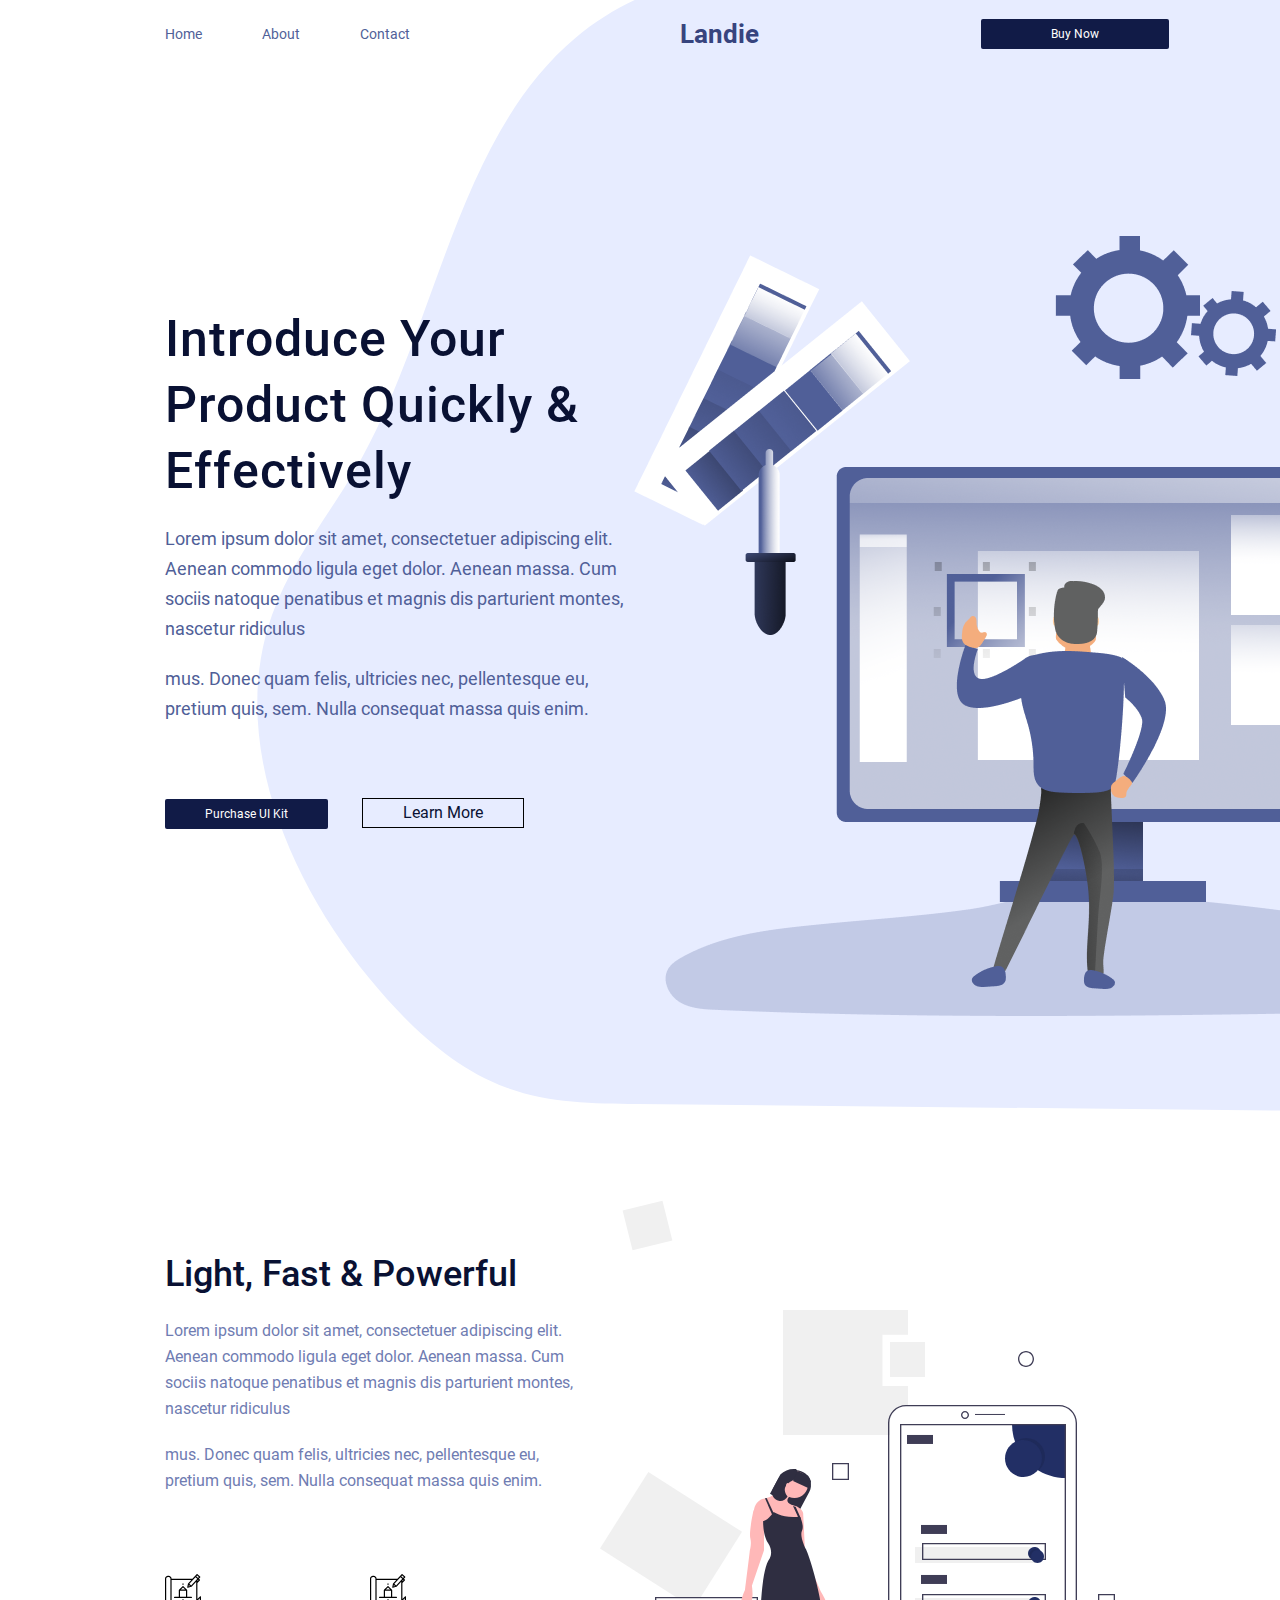
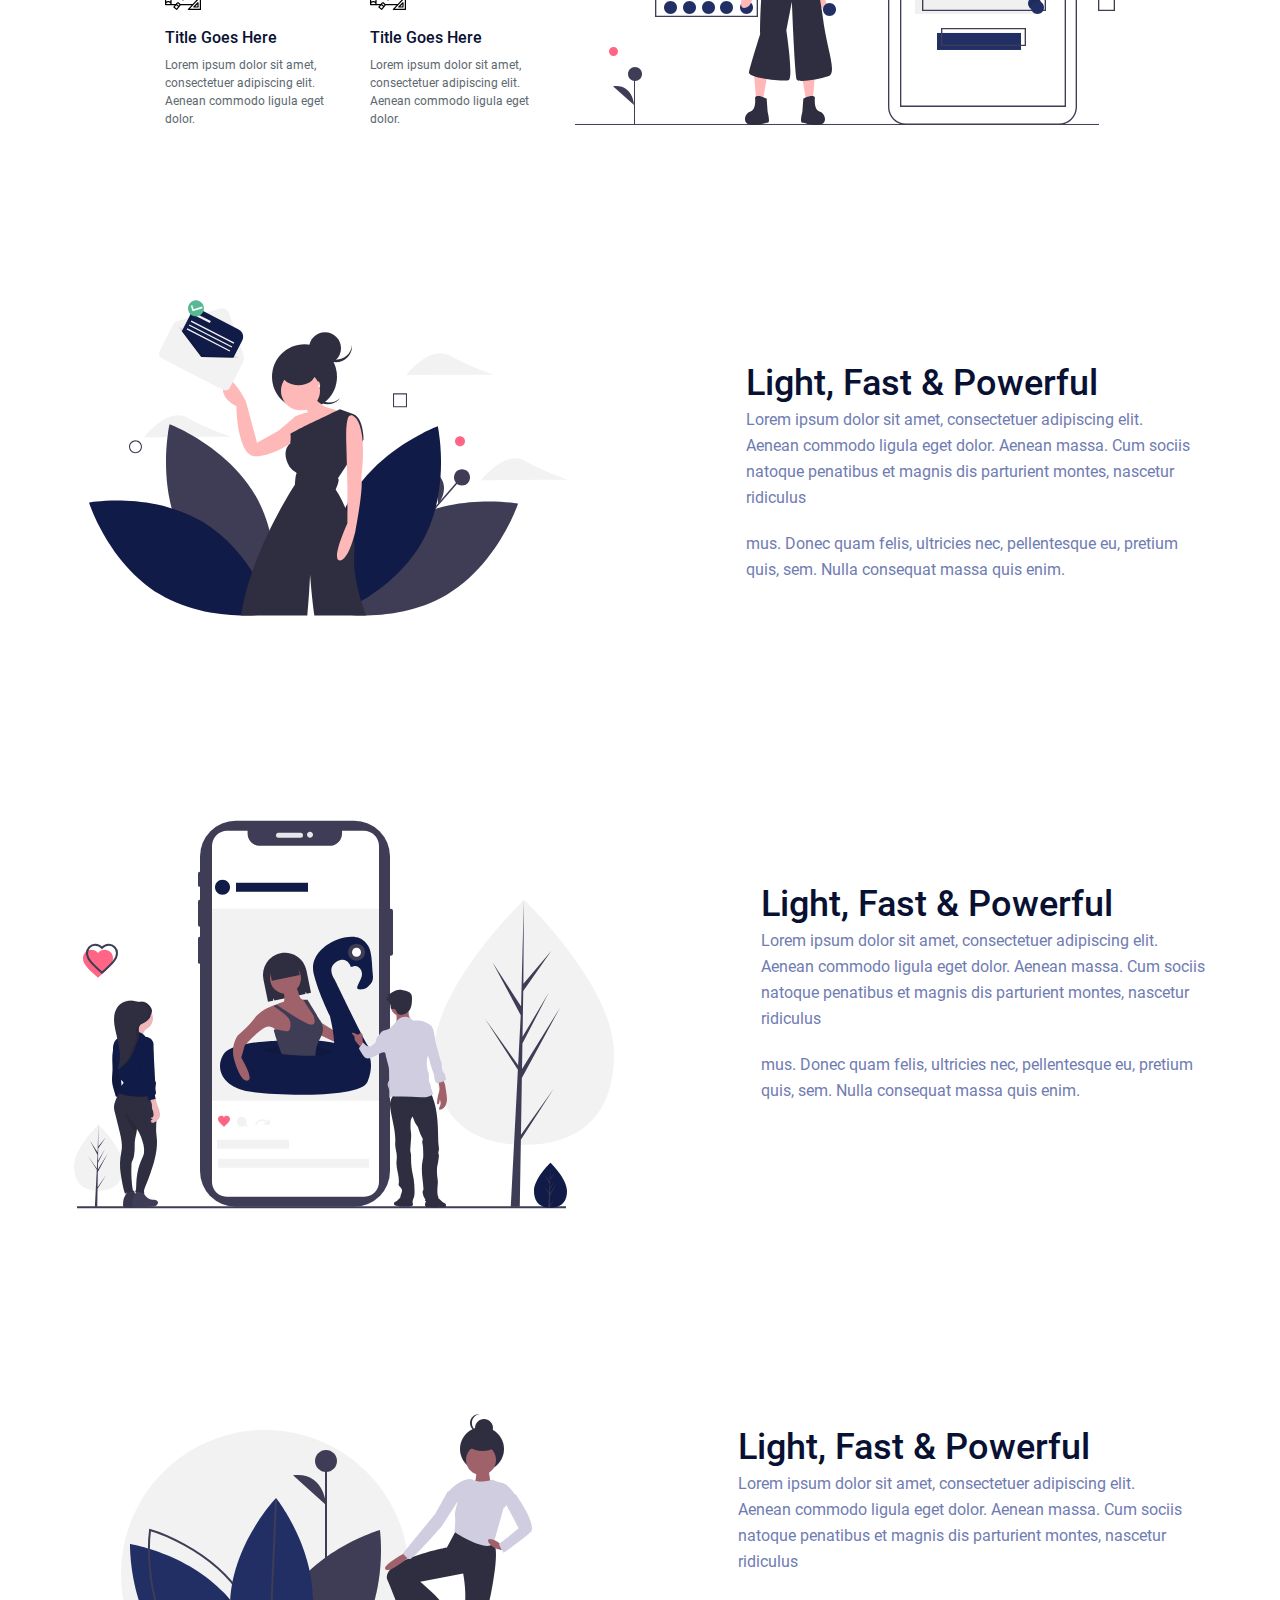
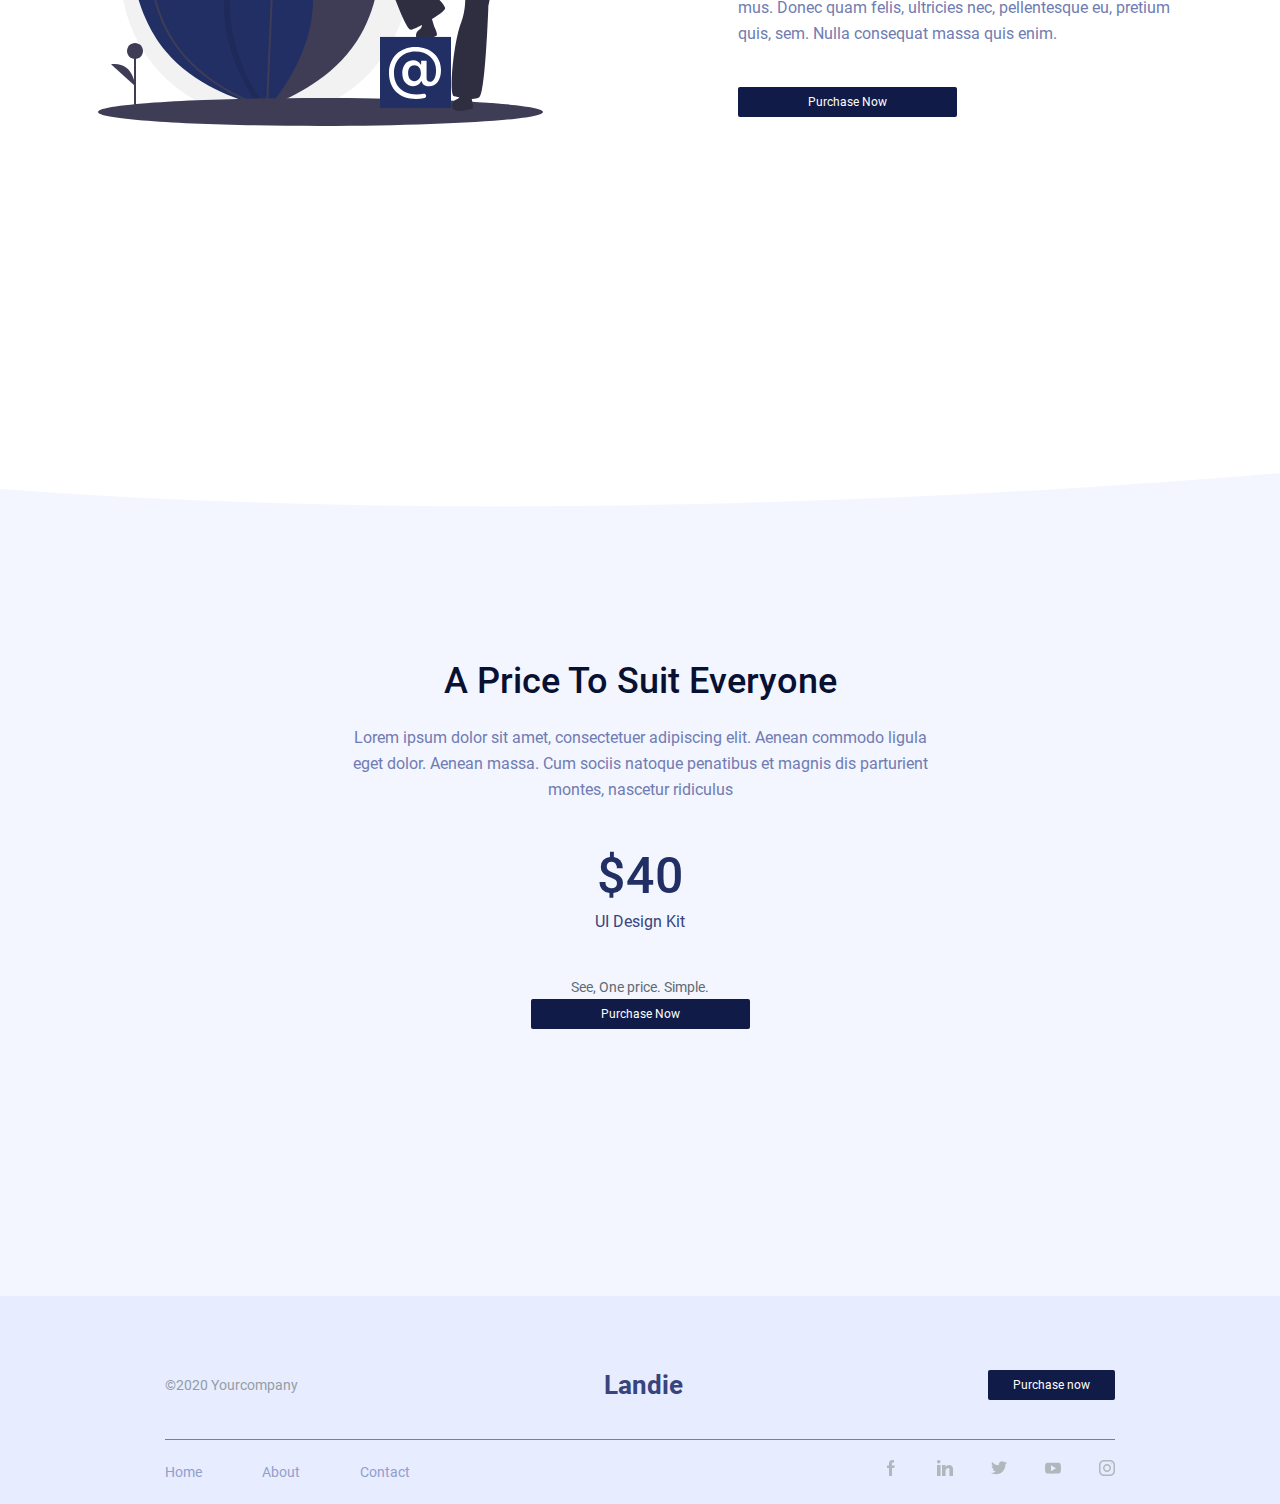
<file: homework10 landing/index.html>
<!DOCTYPE html>
<html lang="en">
<head>
  <meta charset="UTF-8">
  <link rel="stylesheet" href="style.css">
  <title>Landie</title>
</head>
<body>
<header class="header">
  <nav class="header__nav">
    <ul class="header__list">
      <li class="header__item">
        <a class="header__link" href="#">Home</a>
      </li>
      <li class="header__item">
        <a class="header__link" href="#">About</a>
      </li>
      <li class="header__item">
        <a class="header__link" href="#">Contact</a>
      </li>
    </ul>
    <div class="header__img__wrapper">
      <a class="logo" href="#">Landie</a>
    </div>
    <div class="header__button__wrapper">
      <button class="btn">Buy Now</button>
    </div>
  </nav>
</header>
<div class="path"><img src="img/Path.svg" /></div>
<section class="hero">
  <div class="hero__wrapper">
    <div class="hero__content">
      <div class="hero__title">
          <h1 class="h1__title">Introduce Your Product Quickly & Effectively</h1>
      </div>
      <div class="hero__text">
          <p class="content__text">Lorem ipsum dolor sit amet, consectetuer adipiscing elit. Aenean commodo ligula eget dolor. Aenean massa. Cum sociis natoque penatibus et magnis dis parturient montes, nascetur ridiculus
          </p>
          <p class="content__text mt-20">
            mus. Donec quam felis, ultricies nec, pellentesque eu, pretium quis, sem. Nulla consequat massa quis enim.
          </p>
      </div>
      <div class="hero__btn__wrapper">
          <button class="hero__btn btn">Purchase UI Kit</button>
          <button class="hero__btn btn__white">Learn More</button>
      </div>
    </div>
    <div class="hero__img__wrapper">
      <img class="hero__img" src="img/hero_img.png">
    </div>
  </div>
</section>
<section class="description">
  <div class="description__content__wrapper">
    <div class="description__content__top">
      <h2 class="description__title mb-20">Light, Fast & Powerful</h2>
      <p class="description__text">Lorem ipsum dolor sit amet, consectetuer adipiscing elit. Aenean commodo ligula eget dolor. Aenean massa. Cum sociis natoque penatibus et magnis dis parturient montes, nascetur ridiculus</p>
      <p class="description__text mt-20">mus. Donec quam felis, ultricies nec, pellentesque eu, pretium quis, sem. Nulla consequat massa quis enim.</p>
    </div>
    <div class="description__content__bottom mt-80">
      <div class="description__card">
        <img class="description__card__svg" src="img/desctiption__card.svg" alt="img1" />
        <span class="description__card__title">Title Goes Here</span>
        <p class="description__card__text">Lorem ipsum dolor sit amet, consectetuer adipiscing elit. Aenean commodo ligula eget dolor. </p>
      </div>
      <div class="description__card">
        <img class="description__card__svg" src="img/desctiption__card.svg" alt="img1" />
        <span class="description__card__title">Title Goes Here</span>
        <p class="description__card__text">Lorem ipsum dolor sit amet, consectetuer adipiscing elit. Aenean commodo ligula eget dolor. </p>
      </div>
    </div>
  </div>
  <div class="description__svg__wrapper">
    <img src="img/desctiption__svg.svg" />
  </div>
</section>
<section class="card">
  <ul class="card__list">
    <li class="card__item">
      <div class="card__img__wrapper">
        <img src="img/card1.svg" class="card__img" />
      </div>
      <div class="card__content">
        <div class="card__title__wrapper">
          <h2 class="card__title">Light, Fast & Powerful</h2>
        </div>
        <div class="card__text__wrapper">
          <p class="card__text">Lorem ipsum dolor sit amet, consectetuer adipiscing elit. Aenean commodo ligula eget dolor. Aenean massa. Cum sociis natoque penatibus et magnis dis parturient montes, nascetur ridiculus</p>
          <p class="card__text mt-20">mus. Donec quam felis, ultricies nec, pellentesque eu, pretium quis, sem. Nulla consequat massa quis enim.</p>
        </div>
      </div>
    </li>
    <li class="card__item">
      <div class="card__img__wrapper">
        <img src="img/card2.svg" class="card__img" />
      </div>
      <div class="card__content">
        <div class="card__title__wrapper">
          <h2 class="card__title">Light, Fast & Powerful</h2>
        </div>
        <div class="card__text__wrapper">
          <p class="card__text">Lorem ipsum dolor sit amet, consectetuer adipiscing elit. Aenean commodo ligula eget dolor. Aenean massa. Cum sociis natoque penatibus et magnis dis parturient montes, nascetur ridiculus</p>
          <p class="card__text mt-20">mus. Donec quam felis, ultricies nec, pellentesque eu, pretium quis, sem. Nulla consequat massa quis enim.</p>
        </div>
      </div>
    </li>
    <li class="card__item">
      <div class="card__img__wrapper">
        <img src="img/card3.svg" class="card__img" />
      </div>
      <div class="card__content t-50">
        <div class="card__title__wrapper">
          <h2 class="card__title">Light, Fast & Powerful</h2>
        </div>
        <div class="card__text__wrapper">
          <p class="card__text ">Lorem ipsum dolor sit amet, consectetuer adipiscing elit. Aenean commodo ligula eget dolor. Aenean massa. Cum sociis natoque penatibus et magnis dis parturient montes, nascetur ridiculus</p>
          <p class="card__text mt-20">mus. Donec quam felis, ultricies nec, pellentesque eu, pretium quis, sem. Nulla consequat massa quis enim.</p>
        </div>
        <div class="card__button__wrapper mt-40">
          <button class="btn">Purchase Now</button>
        </div>
      </div>
    </li>
  </ul>
</section>
<section class="option">
  <div class="option__img"><img src="img/Rectangle.svg" /></div>
  <div class="option__wrapper">
    <h2 class="option__title">A Price To Suit Everyone</h2>
    <p class="option__text mt-20">Lorem ipsum dolor sit amet, consectetuer adipiscing elit. Aenean commodo ligula eget dolor. Aenean massa. Cum sociis natoque penatibus et magnis dis parturient montes, nascetur ridiculus </p>
    <h2 class="option__title__sub mt-40">$40</h2>
    <span class="option__description">UI Design Kit</span>
    <span class="option__price mt-40">See, One price. Simple.</span>
    <button class="option__button btn">Purchase Now</button>
  </div>
</section>
<footer class="footer">
  <div class="footer__description">
    <span class="copyright">©2020 Yourcompany</span>
    <span class="logo m-0">Landie</span>
    <button class="btn p-10 m-0">Purchase now</button>
  </div>
  <div class="footer__bottom">
    <nav class="footer__nav">
      <ul class="footer__list">
        <li class="footer__item">
          <a class="footer__link" href="#">Home</a>
        </li>
        <li class="footer__item">
          <a class="footer__link" href="#">About</a>
        </li>
        <li class="footer__item">
          <a class="footer__link" href="#">Contact</a>
        </li>
      </ul>
      <div class="footer__links">
          <a class="footer__links__item" href="#"><img src="img/fb.svg" alt="kartinka" /></a>
          <a class="footer__links__item" href="#"><img src="img/in.svg" alt="kartinka" /></a>
          <a class="footer__links__item" href="#"><img src="img/twitter.svg" alt="kartinka" /></a>
          <a class="footer__links__item" href="#"><img src="img/yt.svg" alt="kartinka" /></a>
          <a class="footer__links__item" href="#"><img src="img/insta.svg" alt="kartinka" /></a>
      </div>
    </nav>
  </div>
</footer>
</body>
</html>
</file>
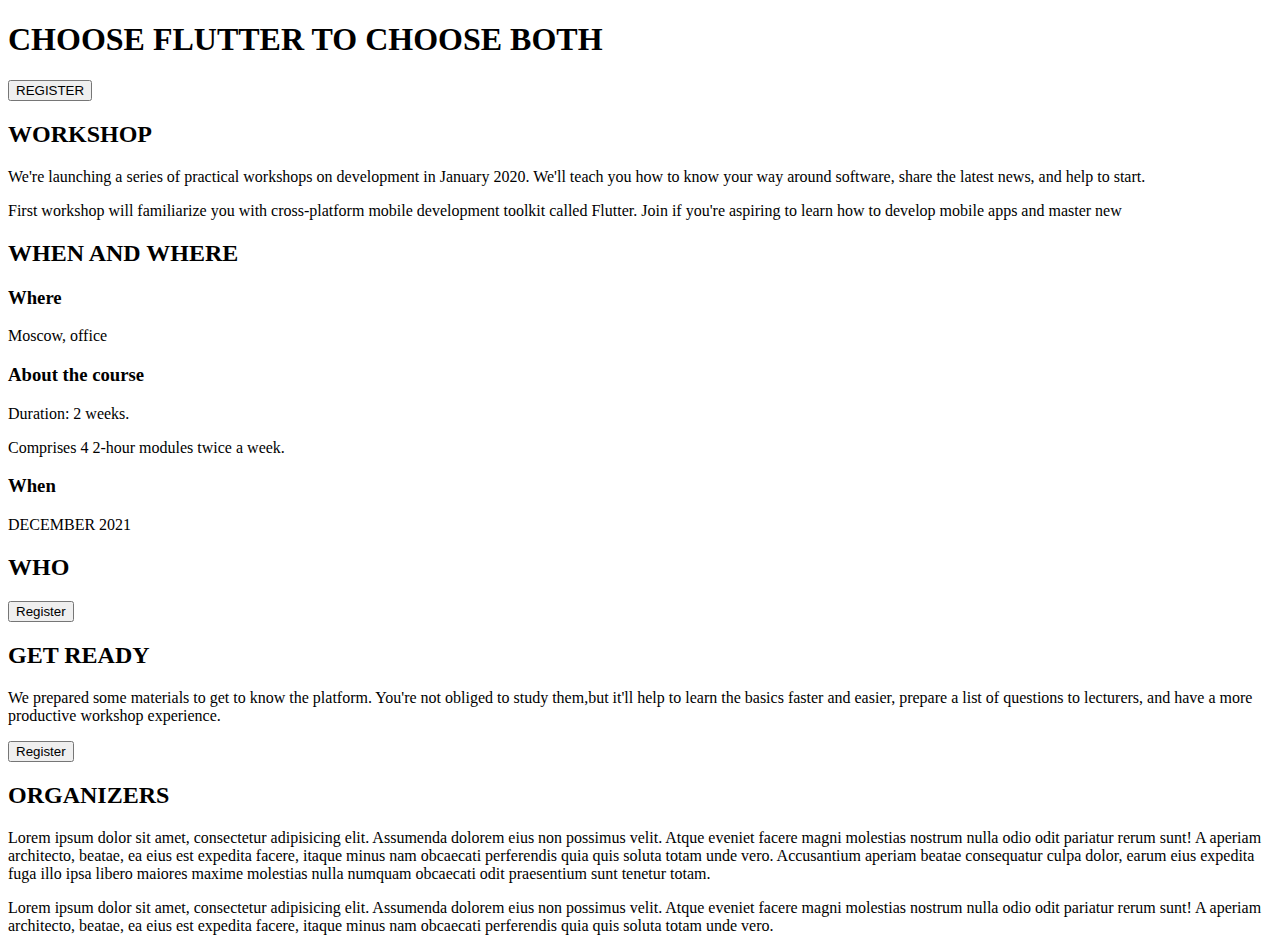
<file: Flutter.html>
<!DOCTYPE html>
<html lang="en">
<head>
    <meta charset="UTF-8">
    <title>Learn UP</title>
</head>
<body>
<div>
    <h1>CHOOSE FLUTTER TO CHOOSE BOTH</h1>
    <button>REGISTER</button>
</div>
<div>
    <h2>WORKSHOP</h2>
    <p> We're launching a series of practical workshops on development in January 2020. We'll  teach you how to know your way around software, share the latest news, and help to start.</p>
    <p> First workshop will familiarize you with cross-platform mobile development toolkit called Flutter. Join if you're aspiring to learn how to develop mobile apps and master new</p>
</div>
<div>
    <h2>WHEN AND WHERE</h2>
    <div>
        <h3>Where</h3>
        <p>Moscow, office</p>
    </div>
    <div>
        <h3>About the course</h3>
        <p>Duration: 2 weeks.</p>
        <p>Comprises 4 2-hour modules twice a week.</p>
    </div>
    <div>
        <h3>When</h3>
        <p>DECEMBER 2021</p>
    </div>
</div>
<div>
    <h2>WHO</h2>
    <button>Register</button>
</div>
<div>
    <h2>GET READY</h2>
    <p>We prepared some materials to get to know the platform. You're not obliged to study them,but it'll help to learn the basics faster and easier, prepare a list of questions to lecturers, and have a more productive workshop experience.</p>
    <button>Register</button>
</div>
<div>
    <h2>ORGANIZERS</h2>
    <p>
        Lorem ipsum dolor sit amet, consectetur adipisicing elit. Assumenda dolorem eius non
        possimus velit. Atque eveniet facere magni molestias nostrum nulla odio odit pariatur
        rerum sunt! A aperiam architecto, beatae, ea eius est expedita facere, itaque minus nam
        obcaecati perferendis quia quis soluta totam unde vero. Accusantium aperiam beatae
        consequatur culpa dolor, earum eius expedita fuga illo ipsa libero maiores maxime
        molestias nulla numquam obcaecati odit praesentium sunt tenetur totam.
    </p>
    <p>
        Lorem ipsum dolor sit amet, consectetur adipisicing elit. Assumenda dolorem eius non
        possimus velit. Atque eveniet facere magni molestias nostrum nulla odio odit pariatur
        rerum sunt! A aperiam architecto, beatae, ea eius est expedita facere, itaque minus nam
        obcaecati perferendis quia quis soluta totam unde vero.
    </p>
</div>

</body>
</html>
</file>
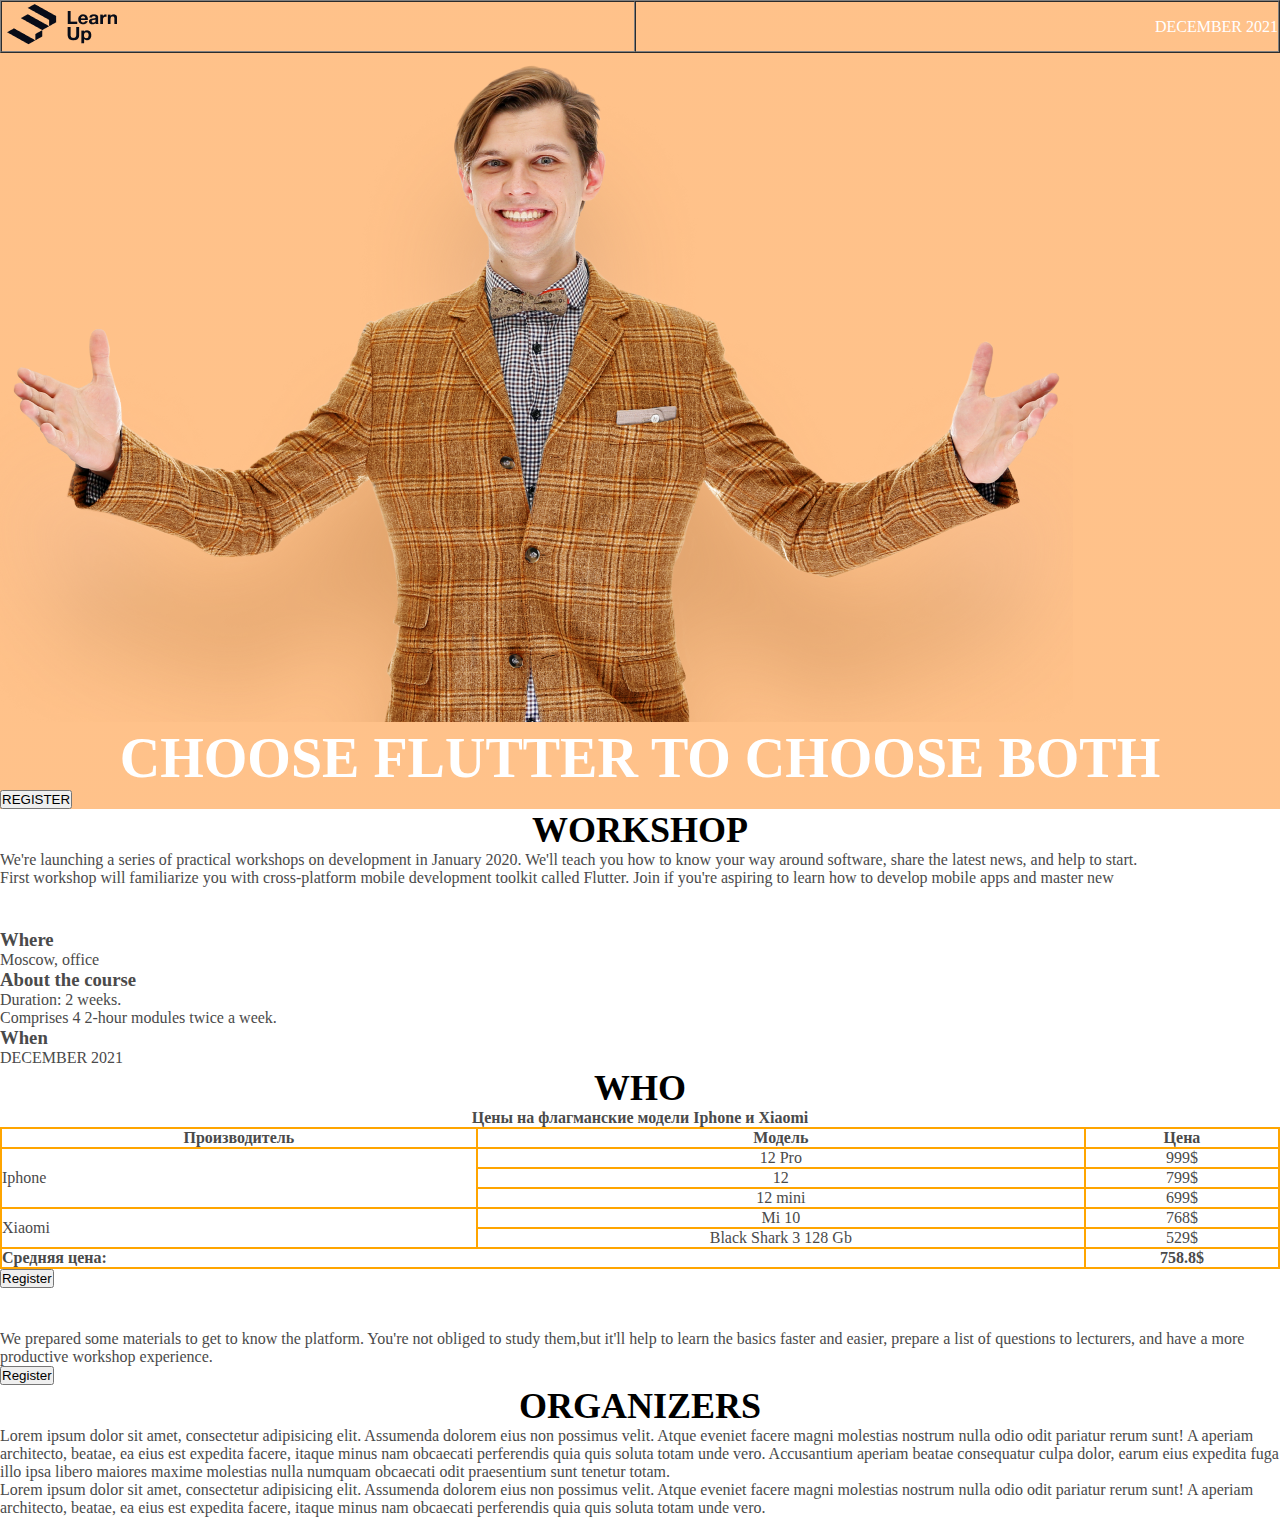
<file: homework2/table.html>
<!DOCTYPE html>
<html lang="en">
<head>
  <meta charset="UTF-8">
  <title>Learn UP</title>
  <link rel="stylesheet" href="style.css">
</head>
<body>
<div id="block1">
  <table width="100%" cellpadding="2" cellspacing="0"  border="1" >
    <tr>
      <td><img src="logo.png"></td>
      <td align="right">DECEMBER 2021</td>
    </tr>
  </table>
  <img src="human.png">
  <h1 class="block1__title">CHOOSE FLUTTER TO CHOOSE BOTH</h1>
  <button>REGISTER</button>
</div>
<div id="block2">
  <h2 class="block2__title">WORKSHOP</h2>
  <p> We're launching a series of practical workshops on development in January 2020. We'll  teach you how to know your way around software, share the latest news, and help to start.</p>
  <p> First workshop will familiarize you with cross-platform mobile development toolkit called Flutter. Join if you're aspiring to learn how to develop mobile apps and master new</p>
</div>
<div id="block3">
  <h2 class="block3__title">WHEN AND WHERE</h2>
  <div>
    <h3>Where</h3>
    <p>Moscow, office</p>
  </div>
  <div>
    <h3>About the course</h3>
    <p>Duration: 2 weeks.</p>
    <p>Comprises 4 2-hour modules twice a week.</p>
  </div>
  <div >
    <h3>When</h3>
    <p>DECEMBER 2021</p>
  </div>
</div>
<div id="block4">
  <h2 class="block2__title">WHO</h2>
  <table bordercolor="orange"  border="1" cellspacing="0"  cellpadding="7" width="100%">
    <caption><strong>Цены на флагманские модели Iphone и Xiaomi</strong></caption>
    <thead>
      <tr align="center">
        <th>Производитель</th>
        <th>Модель</th>
        <th>Цена</th>
      </tr>
    </thead>
    <tbody>
      <tr>
        <td rowspan="3">Iphone</td>
        <td align="center">12 Pro</td>
        <td align="center">999$</td>
      </tr>
      <tr align="center">
        <td>12</td>
        <td>799$</td>
      </tr>
      <tr align="center">
        <td>12 mini</td>
        <td>699$</td>
      </tr>
      <tr>
        <td rowspan="2">Xiaomi</td>
        <td align="center">Mi 10</td>
        <td align="center">768$</td>
      </tr>
      <tr align="center">
        <td>Black Shark 3 128 Gb</td>
        <td>529$</td>
      </tr>
    </tbody>
    <tfoot>
      <tr>
        <td colspan="2"><strong>Средняя цена:</strong></td>
        <td align="center"><strong>758.8$</strong></td>
      </tr>
    </tfoot>
  </table>
  <button>Register</button>
</div>
<div id="block5">
  <h2 class="block3__title">GET READY</h2>
  <p>We prepared some materials to get to know the platform. You're not obliged to study them,but it'll help to learn the basics faster and easier, prepare a list of questions to lecturers, and have a more productive workshop experience.</p>
  <button>Register</button>
</div>
<div id="block6">
  <h2 class="block2__title">ORGANIZERS</h2>
  <p>
    Lorem ipsum dolor sit amet, consectetur adipisicing elit. Assumenda dolorem eius non
    possimus velit. Atque eveniet facere magni molestias nostrum nulla odio odit pariatur
    rerum sunt! A aperiam architecto, beatae, ea eius est expedita facere, itaque minus nam
    obcaecati perferendis quia quis soluta totam unde vero. Accusantium aperiam beatae
    consequatur culpa dolor, earum eius expedita fuga illo ipsa libero maiores maxime
    molestias nulla numquam obcaecati odit praesentium sunt tenetur totam.
  </p>
  <p>
    Lorem ipsum dolor sit amet, consectetur adipisicing elit. Assumenda dolorem eius non
    possimus velit. Atque eveniet facere magni molestias nostrum nulla odio odit pariatur
    rerum sunt! A aperiam architecto, beatae, ea eius est expedita facere, itaque minus nam
    obcaecati perferendis quia quis soluta totam unde vero.
  </p>
</div>

</body>
</html>
</file>
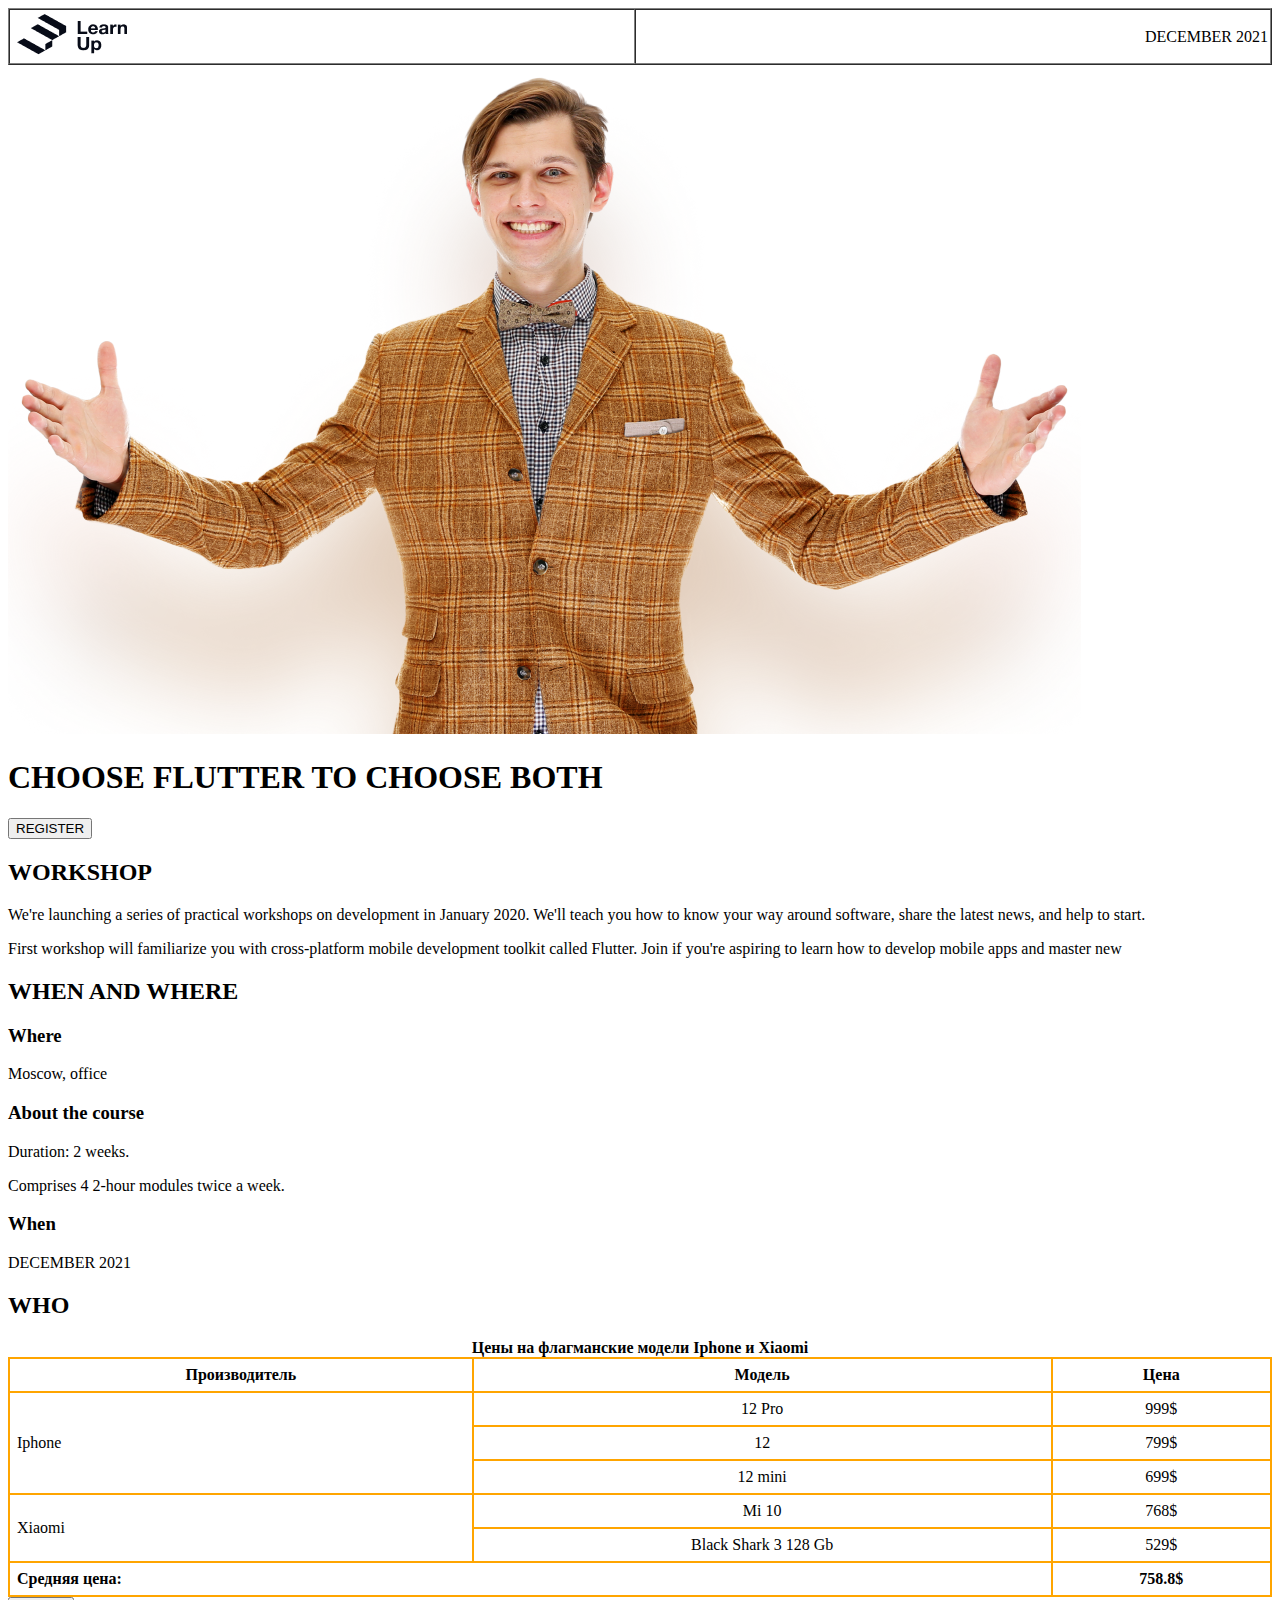
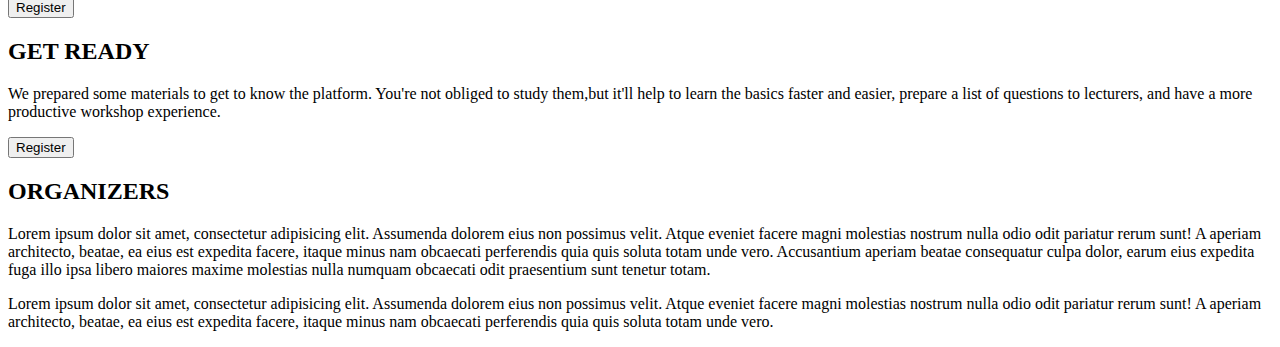
<file: homework3/table.html>
<!DOCTYPE html>
<html lang="en">
<head>
  <meta charset="UTF-8">
  <title>Learn UP</title>
</head>
<body>
<div>
  <table width="100%" cellpadding="2" cellspacing="0"  border="1" >
    <tr>
      <td><img src="logo.png"></td>
      <td align="right">DECEMBER 2021</td>
    </tr>
  </table>
  <img src="human.png">
  <h1>CHOOSE FLUTTER TO CHOOSE BOTH</h1>
  <button>REGISTER</button>
</div>
<div>
  <h2>WORKSHOP</h2>
  <p> We're launching a series of practical workshops on development in January 2020. We'll  teach you how to know your way around software, share the latest news, and help to start.</p>
  <p> First workshop will familiarize you with cross-platform mobile development toolkit called Flutter. Join if you're aspiring to learn how to develop mobile apps and master new</p>
</div>
<div>
  <h2>WHEN AND WHERE</h2>
  <div>
    <h3>Where</h3>
    <p>Moscow, office</p>
  </div>
  <div>
    <h3>About the course</h3>
    <p>Duration: 2 weeks.</p>
    <p>Comprises 4 2-hour modules twice a week.</p>
  </div>
  <div>
    <h3>When</h3>
    <p>DECEMBER 2021</p>
  </div>
</div>
<div>
  <h2>WHO</h2>
  <table bordercolor="orange"  border="1" cellspacing="0"  cellpadding="7" width="100%">
    <caption><strong>Цены на флагманские модели Iphone и Xiaomi</strong></caption>
    <thead>
      <tr align="center">
        <th>Производитель</th>
        <th>Модель</th>
        <th>Цена</th>
      </tr>
    </thead>
    <tbody>
      <tr>
        <td rowspan="3">Iphone</td>
        <td align="center">12 Pro</td>
        <td align="center">999$</td>
      </tr>
      <tr align="center">
        <td>12</td>
        <td>799$</td>
      </tr>
      <tr align="center">
        <td>12 mini</td>
        <td>699$</td>
      </tr>
      <tr>
        <td rowspan="2">Xiaomi</td>
        <td align="center">Mi 10</td>
        <td align="center">768$</td>
      </tr>
      <tr align="center">
        <td>Black Shark 3 128 Gb</td>
        <td>529$</td>
      </tr>
    </tbody>
    <tfoot>
      <tr>
        <td colspan="2"><strong>Средняя цена:</strong></td>
        <td align="center"><strong>758.8$</strong></td>
      </tr>
    </tfoot>
  </table>
  <button>Register</button>
</div>
<div>
  <h2>GET READY</h2>
  <p>We prepared some materials to get to know the platform. You're not obliged to study them,but it'll help to learn the basics faster and easier, prepare a list of questions to lecturers, and have a more productive workshop experience.</p>
  <button>Register</button>
</div>
<div>
  <h2>ORGANIZERS</h2>
  <p>
    Lorem ipsum dolor sit amet, consectetur adipisicing elit. Assumenda dolorem eius non
    possimus velit. Atque eveniet facere magni molestias nostrum nulla odio odit pariatur
    rerum sunt! A aperiam architecto, beatae, ea eius est expedita facere, itaque minus nam
    obcaecati perferendis quia quis soluta totam unde vero. Accusantium aperiam beatae
    consequatur culpa dolor, earum eius expedita fuga illo ipsa libero maiores maxime
    molestias nulla numquam obcaecati odit praesentium sunt tenetur totam.
  </p>
  <p>
    Lorem ipsum dolor sit amet, consectetur adipisicing elit. Assumenda dolorem eius non
    possimus velit. Atque eveniet facere magni molestias nostrum nulla odio odit pariatur
    rerum sunt! A aperiam architecto, beatae, ea eius est expedita facere, itaque minus nam
    obcaecati perferendis quia quis soluta totam unde vero.
  </p>
</div>

</body>
</html>
</file>
<file: homework10 landing/style.css>
@font-face {
    font-family: RobotoRegular; /* Имя шрифта */
    src: url('./fonts/Roboto-Regular.ttf') format("truetype"); /* Путь к файлу со шрифтом */
}
@font-face {
    font-family: RobotoBold; /* Имя шрифта */
    src: url('./fonts/Roboto-Bold.ttf') format("truetype"); /* Путь к файлу со шрифтом */
}
@font-face {
    font-family: RobotoSemi; /* Имя шрифта */
    src: url('./fonts/Roboto-Medium.ttf') format("truetype"); /* Путь к файлу со шрифтом */
}

* {
    box-sizing: border-box;
    margin: 0 auto;
}

body {
    position: relative;
    max-width: 1440px;
    overflow: hidden;
    overflow-y: scroll;
}

a {
    text-decoration: none;
}

ul {
    padding: 0;
    margin: 0;
    list-style-type: none;
}
.t-50 {
    transform: translateY(-50px);
}
.mt-20 {
    margin-top: 20px;
}
.mb-20 {
    margin-bottom: 20px;
}
.mt-80 {
    margin-top: 80px;
}
.mt-40 {
    margin-top: 40px;
}
.path {
    position: absolute;
    top: 0;
    right: 0;
    z-index: -10;
}

.header {
    padding-left: 165px;

}

.header__nav {
    display: flex;
    /*justify-content: space-evenly;*/
    align-items: center;

    padding-top: 15px;
}

.header__list {
    display: flex;


}

.header__item {
    margin-left: 60px;
}
.header__item:nth-child(1) {
    margin-left: 0;
}

.header__link {

    font-family: RobotoRegular;
    font-style: normal;
    font-weight: normal;
    font-size: 14px;
    line-height: 24px;
    /* identical to box height, or 171% */


    /* Colour/Main/Blue/500 */

    color: #505F98;

}

.header__img__wrapper {
    margin-left: 270px ;
}

.logo {
    font-family: RobotoBold;
    font-style: normal;
    font-weight: 900;
    font-size: 26px;
    line-height: 38px;
    /* identical to box height, or 146% */


    /* Colour/Logo/Primary */

    color: #37447E;
}

.header__button__wrapper {

}

.btn {
    padding: 6px 70px 6px 70px;
    background: #111B47;
    border-radius: 2px;
    border: none;

    font-family: RobotoRegular;
    font-style: normal;
    font-weight: 500;
    font-size: 12px;
    line-height: 18px;

    cursor: pointer;
    /* identical to box height, or 150% */

    text-align: center;

    /* Colour/Secondary/White 100 (general) */

    color: #FFFFFF;
}

/* SECTION HERO */

.hero {
    margin-top: 253px;
}

.hero__wrapper {
    display: flex;
    padding-left: 165px;
}

.hero__content {
    margin-left: 0;
    max-width: 539px;
    height: 500px;
}

.hero__title {

}

.h1__title {
    font-family: RobotoSemi;
    font-style: normal;
    font-weight: 500;
    font-size: 50px;
    line-height: 66px;
    /* or 132% */

    letter-spacing: 1px;

    /* Colour/Main/Blue/900 */

    color: #091133;


}

.hero__text {
    margin-top: 20px;
}

.content__text {
    font-family: RobotoRegular;
    font-style: normal;
    font-weight: normal;
    font-size: 18px;
    line-height: 30px;
    /* or 167% */


    /* Colour/Main/Blue/500 */

    color: #505F98;

}

.hero__btn__wrapper {
    margin-top: 74px;

}

.hero__btn {
    font-family: RobotoRegular;
    padding-left: 40px;
    padding-right: 40px;

    cursor: pointer;

}
.btn__white {
    margin-left: 30px;
    padding: 1px 40px 1px 40px;
    border: 1px solid black;
    background-color:transparent;

    font-family: RobotoRegular;
    font-style: normal;
    font-weight: 500;
    font-size: 16px;
    line-height: 26px;
    /* identical to box height, or 162% */

    text-align: center;

    /* Colour/Main/Blue/900 */

    color: #091133;

}

.hero__img__wrapper {
    margin-right: 0;
    transform: translateY(-70px);

}

.hero__img {
    object-fit: cover;
}

/* description section */

.description {
    padding-left: 165px;
    padding-right: 165px;
    margin-top: 160px;
    display: flex;
}
.description__content__wrapper {

}
.description__content__top {
    margin: 0;
    max-width: 540px;
}
.description__title {
    font-family: RobotoSemi;
    font-style: normal;
    font-weight: 500;
    font-size: 36px;
    line-height: 48px;
    /* identical to box height, or 133% */


    /* Colour/Main/Blue/900 */

    color: #091133;
}
.description__text {
    font-family: RobotoRegular;
    font-style: normal;
    font-weight: normal;
    font-size: 16px;
    line-height: 26px;
    /* or 162% */


    /* Colour/Main/Blue/400 */

    color: #6F7CB2;
}

.description__content__bottom {
    display: flex;
}
.description__card {
    display: flex;
    flex-direction: column;
    align-items: flex-start;

}
.description__card__svg {
    display: block;
    margin: 0;
}
.description__card__title {
    display: block;
    margin-top: 15px;
    margin-bottom: 5px;
    margin-left: 0;
    margin-right: 0;

    font-family: RobotoSemi;
    font-style: normal;
    font-weight: 500;
    font-size: 16px;
    line-height: 26px;
    /* identical to box height, or 162% */


    /* Colour/Main/Blue/900 */

    color: #091133;

}
.description__card__text {
    font-family: RobotoRegular;
    font-style: normal;
    font-weight: normal;
    font-size: 12px;
    line-height: 18px;

    padding-right: 40px;
    /* or 150% */


    /* Colour/Main/Grey/600 */

    color: #5D6970;


}
.description__svg__wrapper {
    transform: translateY(-50px);
}

/* card section  */

.card {
    margin-top: 180px;
}
.card__list {
    display: flex;
    flex-direction: column;
    align-items: center;
}
.card__item {
    width: 100%;
    display: flex;
    justify-content: space-between;
    margin-top: 200px;
}
.card__item:nth-child(1) {
    margin-top: 0;
}
.card__img__wrapper {
    transform: translateY(-60px);
}
.card__content {
    max-width: 445px;
}
.card__title__wrapper {

}
.card__title {
    font-family: RobotoSemi;
    font-style: normal;
    font-weight: 500;
    font-size: 36px;
    line-height: 48px;
    /* identical to box height, or 133% */


    /* Colour/Main/Blue/900 */

    color: #091133;

}
.card__text__wrapper {

}
.card__text {
    font-family: RobotoRegular;
    font-style: normal;
    font-weight: normal;
    font-size: 16px;
    line-height: 26px;
    /* or 162% */


    /* Colour/Main/Blue/400 */

    color: #6F7CB2;

}

/* option section */

.option {
    height: 906px;
    display: flex;
    justify-content: center;
    align-items: center;
    position: relative;
    margin-top: 200px;
}
.option__img {
    top: 58px;
    right: 0;
    position: absolute;
    z-index: -1;
}
.option__wrapper {
    display: flex;
    flex-direction: column;
    max-width: 600px;
}
.option__title {
    font-family: RobotoSemi;
    font-style: normal;
    font-weight: 500;
    font-size: 36px;
    line-height: 48px;
    /* identical to box height, or 133% */

    text-align: center;

    /* Colour/Main/Blue/900 */

    color: #091133;
}
.option__text {
    font-family: RobotoRegular;
    font-style: normal;
    font-weight: normal;
    font-size: 16px;
    line-height: 26px;
    /* or 162% */

    text-align: center;

    /* Colour/Main/Blue/400 */

    color: #6F7CB2;
}
.option__title__sub {
    font-family: RobotoSemi;
    font-style: normal;
    font-weight: 500;
    font-size: 50px;
    line-height: 66px;
    /* identical to box height, or 132% */

    text-align: center;
    letter-spacing: 1px;

    /* Colour/Main/Blue/700 */

    color: #222F65;
}

.option__description {
    font-family: RobotoRegular;
    font-style: normal;
    font-weight: normal;
    font-size: 16px;
    line-height: 26px;
    /* identical to box height, or 162% */

    text-align: center;

    /* Colour/Main/Blue/600 */

    color: #37447E;
}
.option__price {
    font-family: RobotoRegular;
    font-style: normal;
    font-weight: normal;
    font-size: 14px;
    line-height: 24px;
    /* identical to box height, or 171% */

    text-align: center;

    /* Colour/Main/Grey/600 */

    color: #5D6970;
}

/* footer */

.footer {
    background: #E7ECFF;
}
.footer__description {
    display: flex;
    justify-content: space-between;
    align-items: center;
    padding-left: 165px;
    padding-right: 165px;
    padding-top: 70px;
    padding-bottom: 35px;
}
.copyright {
    margin: 0;
    font-family: RobotoRegular;
    font-style: normal;
    font-weight: 500;
    font-size: 14px;
    line-height: 24px;
    /* identical to box height, or 171% */


    /* Colour/Main/Grey/400 */

    color: #939EA4;
}
.m-0 {
    display: block;
    margin: 0;

    cursor: pointer;
}
.p-10 {
    padding-left: 25px;
    padding-right: 25px;
}

.footer__bottom {
    padding-left: 165px;
    padding-right: 165px;
}
.footer__nav {
    display: flex;
    justify-content: space-between;
    border-top: 1px solid gray;
}
.footer__list {
    display: flex;
    padding-top: 20px;
    padding-bottom: 20px;
}

.footer__item {
    margin-left: 60px;
}

.footer__item:nth-child(1) {
    margin-left: 0;
}
.footer__link {
    font-family: RobotoRegular;
    font-style: normal;
    font-weight: normal;
    font-size: 14px;
    line-height: 24px;
    /* identical to box height, or 171% */


    /* Colour/Main/Blue/300 */

    color: #929ECC;
}
.footer__links {
    padding-top: 20px;
    padding-bottom: 20px;
    margin: 0;
}

.footer__links__item {
    margin-left: 34px;
}
.footer__links__item:nth-child(1) {
    margin-left: 0;
}
</file>
<file: homework2/style.css>
* {
    margin: 0;
    padding: 0;
    box-sizing: border-box;
}
body {
    font-size: 16px;
    color: #4A4A4A;
}
#block1 {
    background: linear-gradient(0deg, rgba(255, 133, 22, 0.5), rgba(255, 133, 22, 0.5));
    color: #ffffff;
}
h2 {
    font-family: "Open Sans";
    Font-weigth: 400;
    font-size: 36px;
    text-align: center;
    texttransform: uppercase;
}
.block1__title {
    font-family: "Open Sans";
    Font-weigth: 800;
    font-size: 56px;
    text-align: center;
    text-transform: uppercase;
}
.block2__title {
    color: #000000;
}
.block3__title {
    color: #ffffff;
}
</file>
